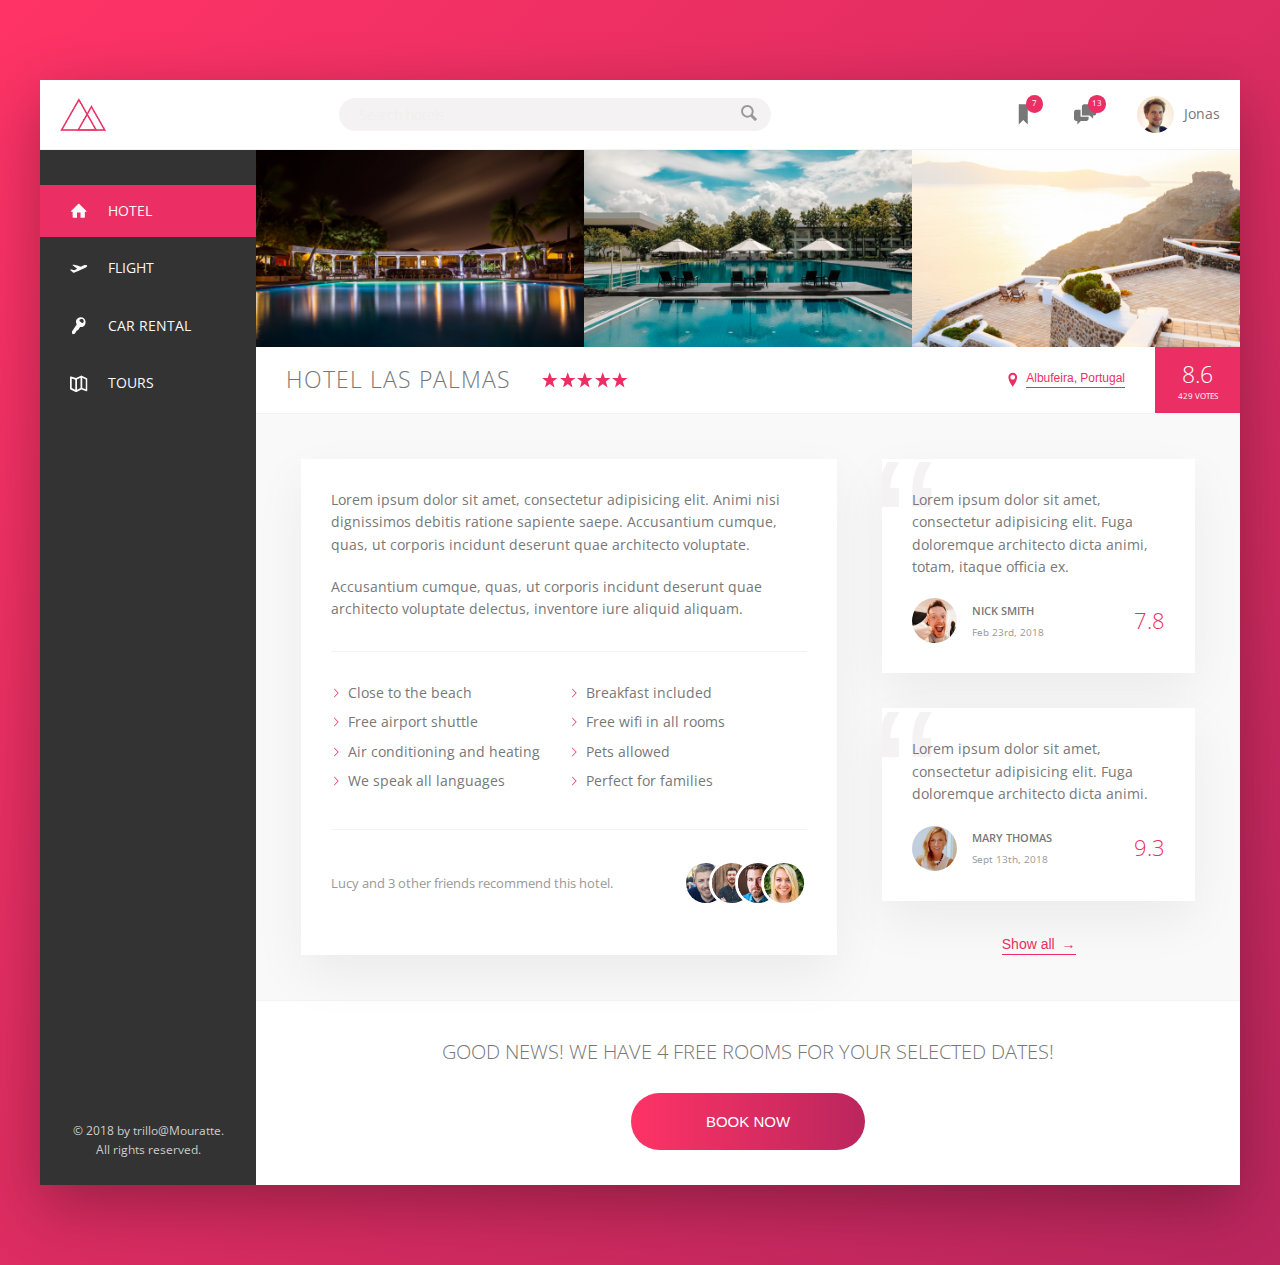
<file: trillo/index.html>
<!DOCTYPE html>
<html lang="en">
    <head>
        <meta charset="UTF-8">
        <meta name="viewport" content="width=device-width, initial-scale=1.0">
        
        <link href="https://fonts.googleapis.com/css?family=Open+Sans:300,400,600" rel="stylesheet">
        <link rel="stylesheet" href="css/style.css">
        <link rel="shortcut icon" type="image/png" href="img/favicon.png">
        
        <title>trillo &mdash; Your all-in-one booking app</title>
    </head>
    <body>
        <div class="container">

            <header class="header">
               <img src="img/logo.png" class="logo" alt="trillo logo">

               <form action="#" class="search">
                   <input type="text" class="search__input" placeholder="Search hotels">
                   <button class="search__button">
                       <svg class="search__icon">
                           <use xlink:href="img/sprite.svg#icon-magnifying-glass"></use>
                       </svg>
                   </button>
               </form>

                <nav class="user-nav">
                    <div class="user-nav__icon-box">
                        <svg class="user-nav__icon">
                            <use xlink:href="img/sprite.svg#icon-bookmark"></use>
                        </svg>
                        <span class="user-nav__notification">7</span>
                    </div>
                    <div class="user-nav__icon-box">
                        <svg class="user-nav__icon">
                            <use xlink:href="img/sprite.svg#icon-chat"></use>
                        </svg>
                        <span class="user-nav__notification">13</span>
                    </div>
                    <div class="user-nav__user">
                        <img src="img/user.jpg" alt="User photo" class="user-nav__user-photo">
                        <span class="user-nav__user-name">Jonas</span>
                    </div>
                </nav>
            </header>

            <div class="content">

                <nav class="sidebar">
                    <ul class="side-nav">
                        <li class="side-nav__item side-nav__item--active">
                            <a href="#" class="side-nav__link">
                                <svg class="side-nav__icon">
                                    <use xlink:href="img/sprite.svg#icon-home"></use>
                                </svg>
                                <span>Hotel</span>
                            </a>
                        </li>
                        <li class="side-nav__item">
                            <a href="#" class="side-nav__link">
                                <svg class="side-nav__icon">
                                    <use xlink:href="img/sprite.svg#icon-aircraft-take-off"></use>
                                </svg>
                                <span>Flight</span>
                            </a>
                        </li>
                        <li class="side-nav__item">
                            <a href="#" class="side-nav__link">
                                <svg class="side-nav__icon">
                                    <use xlink:href="img/sprite.svg#icon-key"></use>
                                </svg>
                                <span>Car rental</span>
                            </a>
                        </li>
                        <li class="side-nav__item">
                            <a href="#" class="side-nav__link">
                                <svg class="side-nav__icon">
                                    <use xlink:href="img/sprite.svg#icon-map"></use>
                                </svg>
                                <span>Tours</span>
                            </a>
                        </li>
                    </ul>
                    
                    <div class="legal">
                            &copy; 2018 by trillo@Mouratte. All rights reserved.
                    </div>
                </nav>

                <main class="hotel-view">
                    <div class="gallery">
                        <figure class="gallery__item">
                            <img src="img/hotel-1.jpg" alt="Photo of hotel 1" class="gallery__photo">
                        </figure>
                        <figure class="gallery__item">
                            <img src="img/hotel-2.jpg" alt="Photo of hotel 2" class="gallery__photo">
                        </figure>
                        <figure class="gallery__item">
                            <img src="img/hotel-3.jpg" alt="Photo of hotel 3" class="gallery__photo">
                        </figure>
                    </div>

                    <div class="overview">
                        <h1 class="overview__heading">
                            Hotel Las Palmas
                        </h1>
    
                        <div class="overview__stars">
                            <svg class="overview__icon-star">
                                <use xlink:href="img/sprite.svg#icon-star"></use>
                            </svg>
                            <svg class="overview__icon-star">
                                <use xlink:href="img/sprite.svg#icon-star"></use>
                            </svg>
                            <svg class="overview__icon-star">
                                <use xlink:href="img/sprite.svg#icon-star"></use>
                            </svg>
                            <svg class="overview__icon-star">
                                <use xlink:href="img/sprite.svg#icon-star"></use>
                            </svg>
                            <svg class="overview__icon-star">
                                <use xlink:href="img/sprite.svg#icon-star"></use>
                            </svg>
                        </div>
    
                        <div class="overview__location">
                            <svg class="overview__icon-location">
                                <use xlink:href="img/sprite.svg#icon-location-pin"></use>
                            </svg>
                            <button class="btn-inline">Albufeira, Portugal</button>
                        </div>
    
                        <div class="overview__rating">
                            <div class="overview__rating-average">8.6</div>
                            <div class="overview__rating-count">429 votes</div>
                        </div>
                    </div>

                    <div class="detail">
                        <div class="description">
                            <p class="paragraph">
                                Lorem ipsum dolor sit amet, consectetur adipisicing elit. Animi nisi dignissimos debitis ratione sapiente saepe. Accusantium cumque, quas, ut corporis incidunt deserunt quae architecto voluptate.
                            </p>
                            <p class="paragraph">
                                Accusantium cumque, quas, ut corporis incidunt deserunt quae architecto voluptate delectus, inventore iure aliquid aliquam.
                            </p>
                            <ul class="list">
                                <li class="list__item">Close to the beach</li>
                                <li class="list__item">Breakfast included</li>
                                <li class="list__item">Free airport shuttle</li>
                                <li class="list__item">Free wifi in all rooms</li>
                                <li class="list__item">Air conditioning and heating</li>
                                <li class="list__item">Pets allowed</li>
                                <li class="list__item">We speak all languages</li>
                                <li class="list__item">Perfect for families</li>
                            </ul>
                            <div class="recommend">
                                <p class="recommend__count">
                                    Lucy and 3 other friends recommend this hotel.
                                </p>
                                <div class="recommend__friends">
                                    <img src="img/user-3.jpg" alt="Friend 1" class="recommend__photo">
                                    <img src="img/user-4.jpg" alt="Friend 2" class="recommend__photo">
                                    <img src="img/user-5.jpg" alt="Friend 3" class="recommend__photo">
                                    <img src="img/user-6.jpg" alt="Friend 4" class="recommend__photo">
                                </div>
                            </div>
                        </div>
    
                        <figure class="user-reviews">
                            <figure class="review">
                                <blockquote class="review__text">
                                    Lorem ipsum dolor sit amet, consectetur adipisicing elit. Fuga doloremque architecto dicta animi, totam, itaque officia ex.
                                </blockquote>
                                <figcaption class="review__user">
                                    <img src="img/user-1.jpg" alt="User 1" class="review__photo">
                                    <div class="review__user-box">
                                        <p class="review__user-name">Nick Smith</p>
                                        <p class="review__user-date">Feb 23rd, 2018</p>
                                    </div>
                                    <div class="review__rating">7.8</div>
                                </figcaption>
                            </figure>
                        
                            <figure class="review">
                                <blockquote class="review__text">
                                    Lorem ipsum dolor sit amet, consectetur adipisicing elit. Fuga doloremque architecto dicta animi.
                                </blockquote>
                                <figcaption class="review__user">
                                    <img src="img/user-2.jpg" alt="User 1" class="review__photo">
                                    <div class="review__user-box">
                                        <p class="review__user-name">Mary Thomas</p>
                                        <p class="review__user-date">Sept 13th, 2018</p>
                                    </div>
                                    <div class="review__rating">9.3</div>
                                </figcaption>
                            </figure>

                            <button class="btn-inline">Show all <span>&rarr;</span></button>
                        </figure>
                    </div>
    
                    <div class="cta">
                        <h2 class="cta__book-now">
                            Good news! We have 4 free rooms for your selected dates!
                        </h2>
                        <button class="btn">
                            <span class="btn__visible">Book now</span>
                            <span class="btn__invisible">Only 4 rooms left</span>
                        </button>
                    </div>
                    
                </main>
            </div>
        </div>
    </body>
</html>
</file>
<file: trillo/css/style.css>
:root{--color-primary: #eb2f64;--color-primary-light: #FF3366;--color-primary-dark: #BA265D;--color-grey-light-1: #faf9f9;--color-grey-light-2: #f4f2f2;--color-grey-light-3: #f0eeee;--color-grey-light-4: #ccc;--color-grey-dark-1: #333;--color-grey-dark-2: #777;--color-grey-dark-3: #999;--shadow-dark: 0 2rem 6rem rgba(0,0,0,.3);--shadow-light: 0 2rem 5rem rgba(0,0,0,.06);--line: 1px solid var(--color-grey-light-2)}*{margin:0;padding:0}*,*::before,*::after{-webkit-box-sizing:inherit;box-sizing:inherit}html{-webkit-box-sizing:border-box;box-sizing:border-box;font-size:62.5%}@media only screen and (max-width: 68.75em){html{font-size:50%}}body{font-family:'Open Sans', sans-serif;font-weight:400;line-height:1.6;color:var(--color-grey-dark-2);background-image:-webkit-gradient(linear, left top, right bottom, from(var(--color-primary-light)), to(var(--color-primary-dark)));background-image:linear-gradient(to right bottom, var(--color-primary-light), var(--color-primary-dark));background-size:cover;background-repeat:no-repeat;min-height:100vh}.container{max-width:120rem;margin:8rem auto;background-color:var(--color-grey-light-1);-webkit-box-shadow:var(--shadow-dark);box-shadow:var(--shadow-dark);min-height:50rem}@media only screen and (max-width: 75em){.container{margin:0;max-width:100%;width:100%}}.header{font-size:1.4rem;height:7rem;background-color:#fff;border-bottom:var(--line);display:-webkit-box;display:-ms-flexbox;display:flex;-webkit-box-pack:justify;-ms-flex-pack:justify;justify-content:space-between;-webkit-box-align:center;-ms-flex-align:center;align-items:center}@media only screen and (max-width: 31.25em){.header{-ms-flex-wrap:wrap;flex-wrap:wrap;-ms-flex-line-pack:distribute;align-content:space-around;height:11rem}}.content{display:-webkit-box;display:-ms-flexbox;display:flex}@media only screen and (max-width: 56.25em){.content{-webkit-box-orient:vertical;-webkit-box-direction:normal;-ms-flex-direction:column;flex-direction:column}}.sidebar{background-color:var(--color-grey-dark-1);-webkit-box-flex:0;-ms-flex:0 0 18%;flex:0 0 18%;display:-webkit-box;display:-ms-flexbox;display:flex;-webkit-box-orient:vertical;-webkit-box-direction:normal;-ms-flex-direction:column;flex-direction:column;-webkit-box-pack:justify;-ms-flex-pack:justify;justify-content:space-between}.hotel-view{background-color:#fff;-webkit-box-flex:1;-ms-flex:1;flex:1}.detail{font-size:1.4rem;display:-webkit-box;display:-ms-flexbox;display:flex;padding:4.5rem;background-color:var(--color-grey-light-1);border-bottom:var(--line)}@media only screen and (max-width: 56.25em){.detail{padding:3rem}}@media only screen and (max-width: 37.5em){.detail{-webkit-box-orient:vertical;-webkit-box-direction:normal;-ms-flex-direction:column;flex-direction:column}}.description{background-color:#fff;-webkit-box-shadow:var(--shadow-light);box-shadow:var(--shadow-light);padding:3rem;-webkit-box-flex:0;-ms-flex:0 0 60%;flex:0 0 60%;margin-right:4.5rem}@media only screen and (max-width: 56.25em){.description{padding:2rem;margin-right:3rem}}@media only screen and (max-width: 37.5em){.description{margin-right:0;margin-bottom:3rem}}.user-reviews{-webkit-box-flex:1;-ms-flex:1;flex:1;display:-webkit-box;display:-ms-flexbox;display:flex;-webkit-box-orient:vertical;-webkit-box-direction:normal;-ms-flex-direction:column;flex-direction:column;-webkit-box-align:center;-ms-flex-align:center;align-items:center}.logo{height:3.25rem;margin-left:2rem}.search{-webkit-box-flex:0;-ms-flex:0 0 40%;flex:0 0 40%;display:-webkit-box;display:-ms-flexbox;display:flex;-webkit-box-pack:center;-ms-flex-pack:center;justify-content:center;-webkit-box-align:center;-ms-flex-align:center;align-items:center}@media only screen and (max-width: 31.25em){.search{-webkit-box-ordinal-group:2;-ms-flex-order:1;order:1;-webkit-box-flex:0;-ms-flex:0 0 100%;flex:0 0 100%;background-color:var(--color-grey-light-2)}}.search__input{font-family:inherit;font-size:inherit;color:inherit;background-color:var(--color-grey-light-2);border:none;padding:.7rem 2rem;border-radius:100px;width:90%;-webkit-transition:all .2s;transition:all .2s;margin-right:-3.25rem}.search__input:focus{outline:none;width:100%;background-color:var(--color-grey-light-3)}.search__input::-webkit-input-placeholder{font-weight:100;color:var(--color-grey-light-3)}.search__input:focus+.search__button{background-color:var(--color-grey-light-3)}.search__button{border:none;background-color:var(--color-grey-light-2)}.search__button:focus{outline:none}.search__button:active{-webkit-transform:translateY(2px);transform:translateY(2px)}.search__icon{height:2rem;width:2rem;fill:var(--color-grey-dark-3)}.user-nav{display:-webkit-box;display:-ms-flexbox;display:flex;-webkit-box-align:center;-ms-flex-align:center;align-items:center;-ms-flex-item-align:stretch;align-self:stretch}.user-nav>*{padding:0 2rem;cursor:pointer;height:100%;display:-webkit-box;display:-ms-flexbox;display:flex;-webkit-box-align:center;-ms-flex-align:center;align-items:center}.user-nav>*:hover{background-color:var(--color-grey-light-2)}.user-nav__icon-box{position:relative}.user-nav__icon{height:2.25rem;width:2.25rem;fill:var(--color-grey-dark-2)}.user-nav__notification{font-size:.8rem;height:1.75rem;width:1.75rem;border-radius:50%;background-color:var(--color-primary);color:#fff;position:absolute;top:1.5rem;right:1.1rem;display:-webkit-box;display:-ms-flexbox;display:flex;-webkit-box-pack:center;-ms-flex-pack:center;justify-content:center;-webkit-box-align:center;-ms-flex-align:center;align-items:center}.user-nav__user-photo{height:3.75rem;border-radius:50%;margin-right:1rem}.side-nav{font-size:1.4rem;list-style:none;margin-top:3.5rem}@media only screen and (max-width: 56.25em){.side-nav{display:-webkit-box;display:-ms-flexbox;display:flex;margin:0}}.side-nav__item{position:relative}.side-nav__item:not(:last-child){margin-bottom:.5rem}@media only screen and (max-width: 56.25em){.side-nav__item:not(:last-child){margin:0}}@media only screen and (max-width: 56.25em){.side-nav__item{-webkit-box-flex:1;-ms-flex:1;flex:1}}.side-nav__item::before{content:"";position:absolute;top:0;left:0;height:100%;width:3px;background-color:var(--color-primary);-webkit-transform:scaleY(0);transform:scaleY(0);-webkit-transition:width 0.4s cubic-bezier(1, 0, 0, 1) 0.2s,background-color 0.1s,-webkit-transform 0.2s;transition:width 0.4s cubic-bezier(1, 0, 0, 1) 0.2s,background-color 0.1s,-webkit-transform 0.2s;transition:transform 0.2s,width 0.4s cubic-bezier(1, 0, 0, 1) 0.2s,background-color 0.1s;transition:transform 0.2s,width 0.4s cubic-bezier(1, 0, 0, 1) 0.2s,background-color 0.1s,-webkit-transform 0.2s}.side-nav__item:hover::before,.side-nav__item--active::before{-webkit-transform:scaleY(1);transform:scaleY(1);width:100%}.side-nav__item:active::before{background-color:var(--color-primary-light)}.side-nav__link:link,.side-nav__link:visited{color:var(--color-grey-light-1);text-decoration:none;text-transform:uppercase;display:block;padding:1.5rem 3rem;position:relative;z-index:10;display:-webkit-box;display:-ms-flexbox;display:flex;-webkit-box-align:center;-ms-flex-align:center;align-items:center}@media only screen and (max-width: 56.25em){.side-nav__link:link,.side-nav__link:visited{-webkit-box-pack:center;-ms-flex-pack:center;justify-content:center;padding:2rem}}@media only screen and (max-width: 37.5em){.side-nav__link:link,.side-nav__link:visited{-webkit-box-orient:vertical;-webkit-box-direction:normal;-ms-flex-direction:column;flex-direction:column;padding:1.5rem .5rem}}.side-nav__icon{width:1.75rem;height:1.75rem;margin-right:2rem;fill:currentColor}@media only screen and (max-width: 37.5em){.side-nav__icon{margin-right:0;margin-bottom:.7rem;width:1.5rem;height:1.5rem}}.legal{font-size:1.2rem;color:var(--color-grey-light-4);text-align:center;padding:2.5rem}@media only screen and (max-width: 56.25em){.legal{display:none}}.gallery{display:-webkit-box;display:-ms-flexbox;display:flex}.gallery__photo{width:100%;display:block}.overview{display:-webkit-box;display:-ms-flexbox;display:flex;-webkit-box-align:center;-ms-flex-align:center;align-items:center;border-bottom:var(--line)}.overview__heading{font-size:2.25rem;font-weight:300;text-transform:uppercase;letter-spacing:1px;padding:1.5rem 3rem}@media only screen and (max-width: 37.5em){.overview__heading{font-size:1.8rem;padding:1.25rem 2rem}}.overview__stars{margin-right:auto;display:-webkit-box;display:-ms-flexbox;display:flex}.overview__icon-star,.overview__icon-location{width:1.75rem;height:1.75rem;fill:var(--color-primary)}.overview__icon-location{margin-right:.5rem}.overview__location{font-size:1.2rem;display:-webkit-box;display:-ms-flexbox;display:flex;-webkit-box-align:center;-ms-flex-align:center;align-items:center}.overview__rating{background-color:var(--color-primary);color:#fff;margin-left:3rem;padding:0 2.25rem;-ms-flex-item-align:stretch;align-self:stretch;display:-webkit-box;display:-ms-flexbox;display:flex;-webkit-box-orient:vertical;-webkit-box-direction:normal;-ms-flex-direction:column;flex-direction:column;-webkit-box-align:center;-ms-flex-align:center;align-items:center;-webkit-box-pack:center;-ms-flex-pack:center;justify-content:center}@media only screen and (max-width: 37.5em){.overview__rating{padding:0 1.5rem}}.overview__rating-average{font-size:2.25rem;font-weight:300;margin-bottom:-3px}@media only screen and (max-width: 37.5em){.overview__rating-average{font-size:1.8rem}}.overview__rating-count{font-size:.8rem;text-transform:uppercase}@media only screen and (max-width: 37.5em){.overview__rating-count{font-size:.5rem}}.btn-inline{border:none;color:var(--color-primary);font-size:inherit;border-bottom:1px solid currentColor;padding-bottom:2px;display:inline-block;background-color:transparent;cursor:pointer;-webkit-transition:all .2s;transition:all .2s}.btn-inline span{margin-left:3px;-webkit-transition:margin-left .2s;transition:margin-left .2s}.btn-inline:hover{color:var(--color-grey-dark-1)}.btn-inline:hover span{margin-left:8px}.btn-inline:focus{outline:none;-webkit-animation:pulsate 1s infinite;animation:pulsate 1s infinite}@-webkit-keyframes pulsate{0%{-webkit-transform:scale(1);transform:scale(1);-webkit-box-shadow:none;box-shadow:none}50%{-webkit-transform:scale(1.05);transform:scale(1.05);-webkit-box-shadow:0 1rem 4rem rgba(0,0,0,0.25);box-shadow:0 1rem 4rem rgba(0,0,0,0.25)}100%{-webkit-transform:scale(1);transform:scale(1);-webkit-box-shadow:none;box-shadow:none}}@keyframes pulsate{0%{-webkit-transform:scale(1);transform:scale(1);-webkit-box-shadow:none;box-shadow:none}50%{-webkit-transform:scale(1.05);transform:scale(1.05);-webkit-box-shadow:0 1rem 4rem rgba(0,0,0,0.25);box-shadow:0 1rem 4rem rgba(0,0,0,0.25)}100%{-webkit-transform:scale(1);transform:scale(1);-webkit-box-shadow:none;box-shadow:none}}.paragraph:not(:last-of-type){margin-bottom:2rem}.list{list-style:none;margin:3rem 0;padding:3rem 0;border-top:var(--line);border-bottom:var(--line);display:-webkit-box;display:-ms-flexbox;display:flex;-ms-flex-wrap:wrap;flex-wrap:wrap}.list__item{-webkit-box-flex:0;-ms-flex:0 0 50%;flex:0 0 50%;margin-bottom:.7rem}.list__item::before{content:"";display:inline-block;height:1rem;width:1rem;margin-right:.7rem;background-image:url(../img/chevron-thin-right.svg);background-size:cover}@supports (-webkit-mask-image: url()) or (mask-image: url()){.list__item::before{background-color:var(--color-primary);-webkit-mask-image:url(../img/chevron-thin-right.svg);-webkit-mask-size:cover;mask-image:url(../img/chevron-thin-right.svg);mask-size:cover;background-image:none}}.recommend{font-size:1.3rem;color:var(--color-grey-dark-3);display:-webkit-box;display:-ms-flexbox;display:flex;-webkit-box-align:center;-ms-flex-align:center;align-items:center}.recommend__count{margin-right:auto}.recommend__friends{display:-webkit-box;display:-ms-flexbox;display:flex}.recommend__photo{-webkit-box-sizing:content-box;box-sizing:content-box;height:4rem;width:4rem;border-radius:50%;border:3px solid #fff}.recommend__photo:not(:last-child){margin-right:-2rem}.review{background-color:#fff;-webkit-box-shadow:var(--shadow-light);box-shadow:var(--shadow-light);padding:3rem;margin-bottom:3.5rem;position:relative;overflow:hidden}@media only screen and (max-width: 56.25em){.review{padding:2rem;margin-bottom:3rem}}.review__text{margin-bottom:2rem;position:relative;z-index:10}.review__user{display:-webkit-box;display:-ms-flexbox;display:flex;-webkit-box-align:center;-ms-flex-align:center;align-items:center}.review__photo{height:4.5rem;width:4.5rem;border-radius:50%;margin-right:1.5rem}.review__user-box{margin-right:auto}.review__user-name{font-size:1.1rem;font-weight:600;text-transform:uppercase;margin-bottom:.4rem}.review__user-date{font-size:1rem;color:var(--color-grey-dark-3)}.review__rating{font-size:2.2rem;color:var(--color-primary);font-weight:300}.review::before{content:"\201C";position:absolute;top:-2.75rem;left:-1rem;line-height:1;font-size:20rem;color:var(--color-grey-light-2);font-family:sans-serif;z-index:1}.cta{padding:3.5rem 0;text-align:center}@media only screen and (max-width: 56.25em){.cta{padding:2.5rem}}.cta__book-now{font-size:2rem;font-weight:300;text-transform:uppercase;margin-bottom:2.5rem}.btn{font-size:1.5rem;font-weight:300;text-transform:uppercase;border-radius:100px;border:none;background-image:-webkit-gradient(linear, left top, right top, from(var(--color-primary-light)), to(var(--color-primary-dark)));background-image:linear-gradient(to right, var(--color-primary-light), var(--color-primary-dark));color:#fff;position:relative;overflow:hidden;cursor:pointer}.btn>*{display:inline-block;height:100%;width:100%;-webkit-transition:all .2s;transition:all .2s}.btn__visible{padding:2rem 7.5rem}.btn__invisible{position:absolute;padding:2rem 0;left:0;top:-100%}.btn:hover{background-image:-webkit-gradient(linear, right top, left top, from(var(--color-primary-light)), to(var(--color-primary-dark)));background-image:linear-gradient(to left, var(--color-primary-light), var(--color-primary-dark))}.btn:hover .btn__visible{-webkit-transform:translateY(100%);transform:translateY(100%)}.btn:hover .btn__invisible{top:0}.btn:focus{outline:none;-webkit-animation:pulsate 1s infinite;animation:pulsate 1s infinite}
</file>
